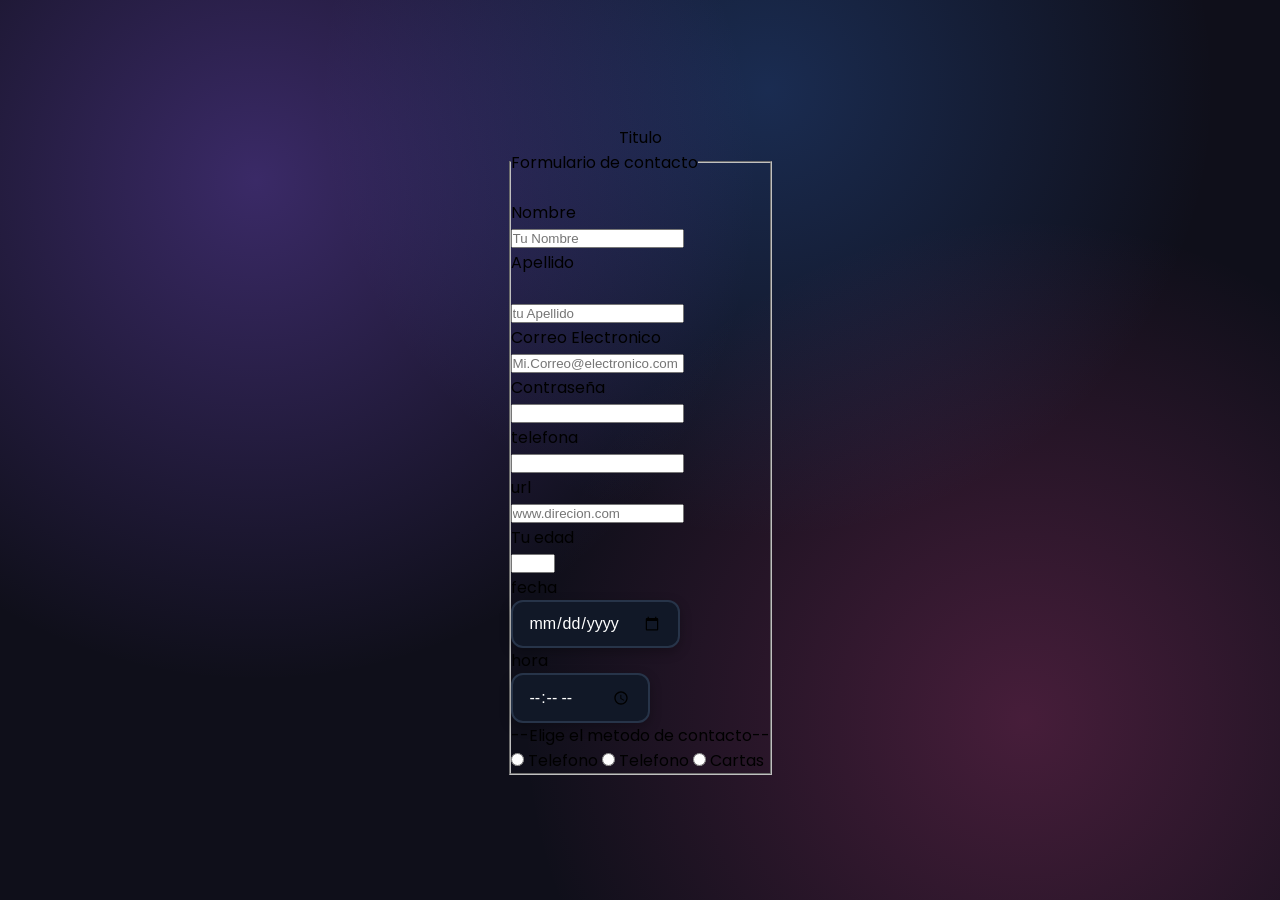
<file: index.html>
<!DOCTYPE html>
    <meta charset="UTF-8">
<html>
    <head>
        <title>Mi página web</title>
        <link rel="stylesheet" href="stile.css">

    </head>
    <body>
        <header>
            Titulo
        </header>
        <form action="Respuesta.html">
            <fieldset>
                <legend> Formulario de contacto</legend>

                        <br><label for="Nombre"> Nombre </label >
                        <br><input type="text" id="Nombre" placeholder="Tu Nombre" name="Nombre" required minlength="2" maxlength="50">
                        <br><label for="Apellido"> Apellido </label ></br>
                        <br><input type="text" id="Apellido" placeholder="tu Apellido" name="Apellido" minlength="2" maxlength="50">
                        <br><label for="email"> Correo Electronico </label >
                        <br><input type="email" id="email" placeholder="Mi.Correo@electronico.com" name="Correo" required minlength="2" maxlength="50">
                        <br><label for="contraseña">Contraseña</label>
                        <br><input type="password" id="contraseña" name="Contraseña" required minlength="2" maxlength="50">
                        <br><label for="telefono">telefona</label>
                        <br><input type="tel" id="telefono" name="telefono" pattern="[0-9+ ] {9,15}" >
                        <br><label for="URL">url</label>
                        <br><input type="url" id="url" name="url" placeholder="www.direcion.com" >
                        <br><label for="edad">Tu edad</label>
                        <br><input type="number" id="edad" name="edad" min="18" max="99" >
                        <br><label for="fecha">fecha</label>
                        <br><input type="date" id="fecha" name="fecha"  >
                        <br><label for="hora">hora</label>
                        <br><input type="time" id="hora" name="hora" min="0:01" max="23:59">

            </fieloset>
            <fieloset>

                     <legend>--Elige el metodo de contacto--</legend>
                     <input type="radio" id="contacto email" name="contacto" value="email">
                     <label for="contacto_email">Telefono</label>
                     <input type="radio" id="contacto telefono" name="contacto" value="telefono">
                     <label for="telefono">Telefono</label>
                     <input type="radio" id="contacto cartas" name="contacto" value="Cartas">
                     <label for="cartas">Cartas</label>
                     
            </fieloset>
            
        </form>
    </body>

</html>
</file>
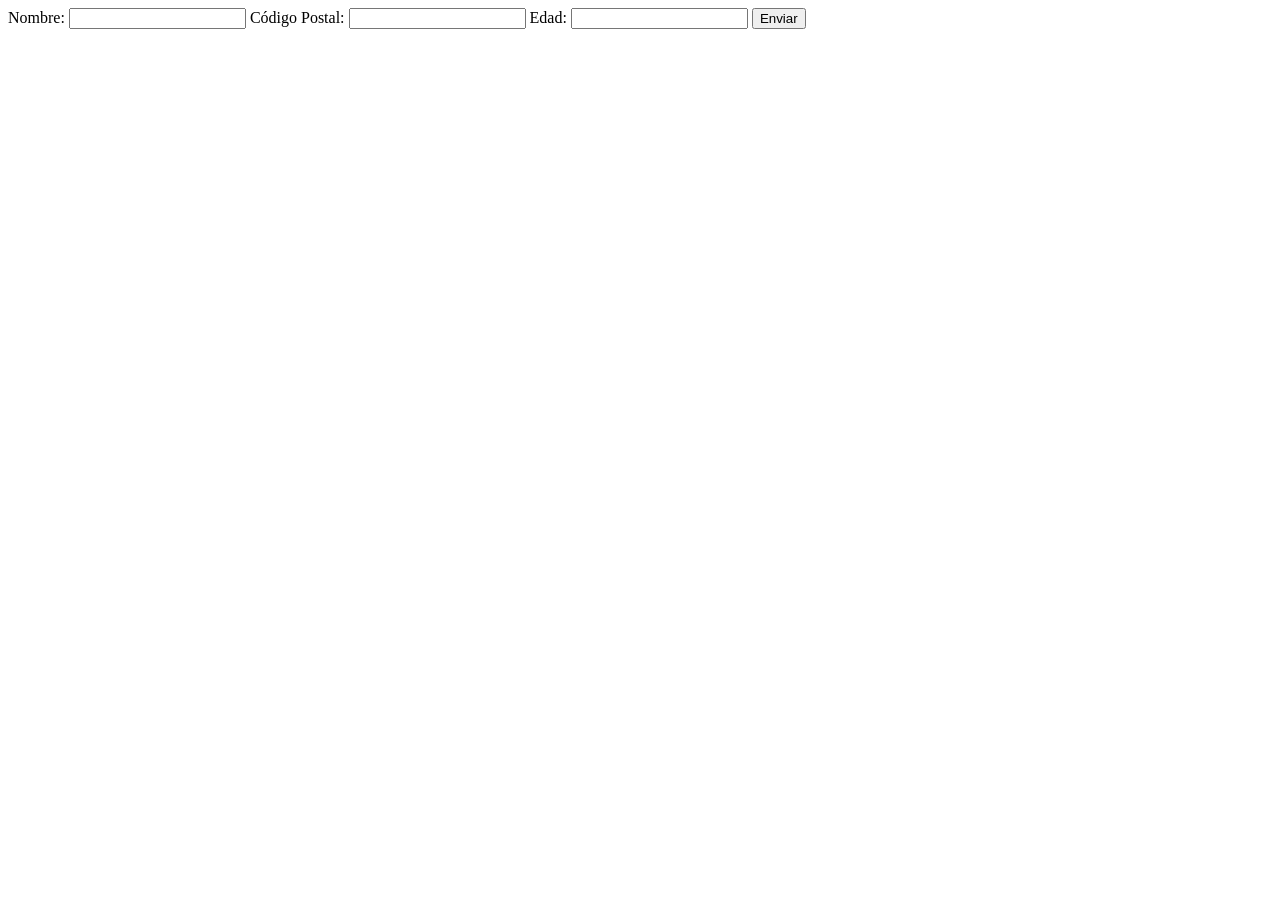
<file: entrega.html>
<!DOCTYPE html>
<html lang="es">
<head>
    <meta charset="UTF-8">
    <title>Florentino</title>
</head> 
<body>
    <form action="respuesta.html" method="post">
    <label for="nombre">Nombre:</label>
    <input type="text">
    <label for="cp">Código Postal:</label>
    <input type="text" pattern="^\d{5}$" maxlength="5" title="Introduce un código postal de 5 dígitos" />
    <label for="edad">Edad:</label>
    <input type="number">
    <input type="submit" value="Enviar">
    </form>
</body></html>
</file>
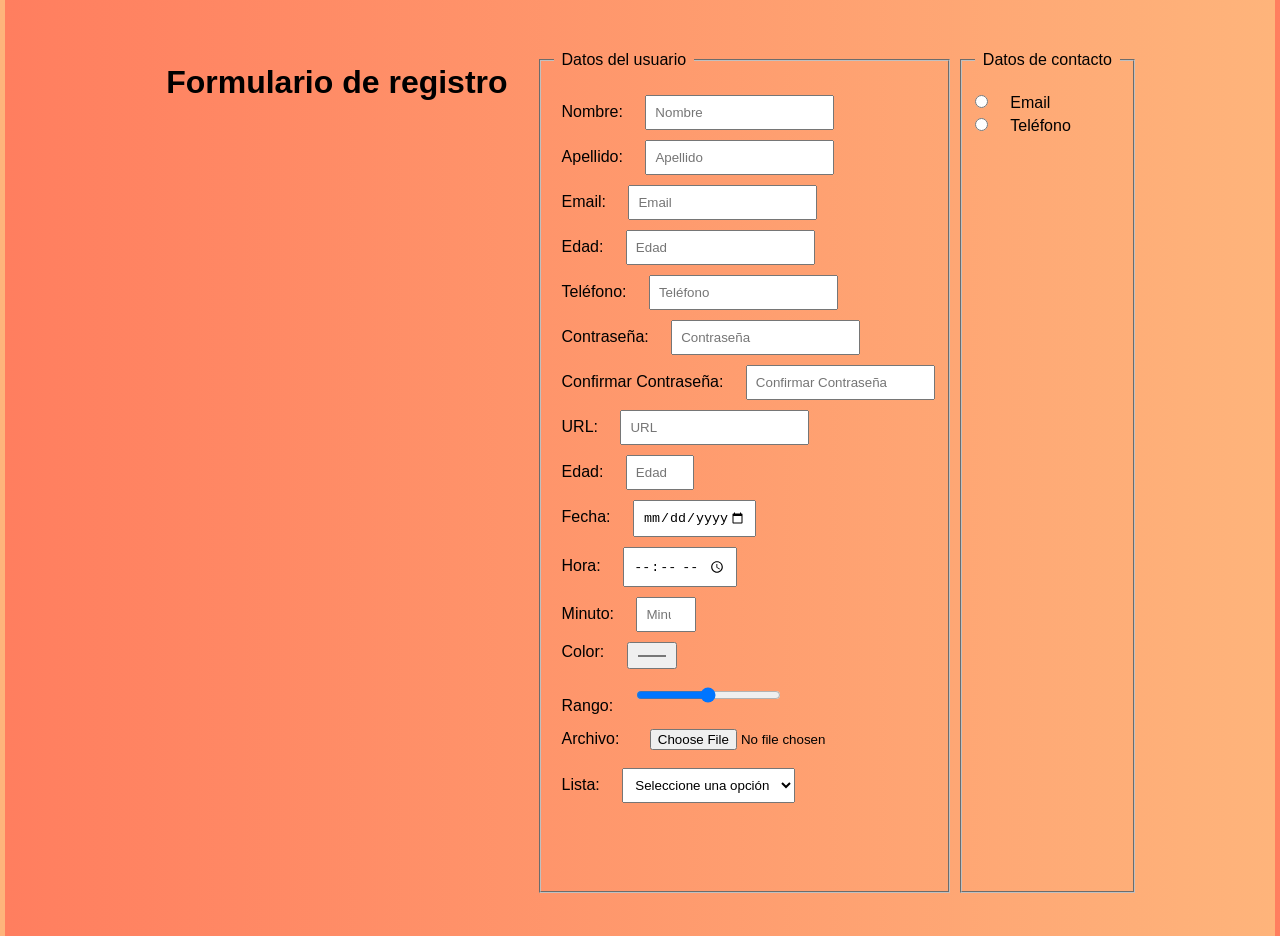
<file: formulario.html>
<!DOCTYPE html>
<html lang="es">
    <head>
        <meta charset="UTF-8">
        <meta name="viewport" content="width=device-width, initial-scale=1.0">
        <title>Formulario</title>
        <link rel="stylesheet" href="style.css">    
    </head>
    <body>
            <header>
                <h1>Formulario de registro</h1>
            </header>
            <fieldset>
                <legend>Datos del usuario</legend>
                <label for="Nombre">Nombre: </label>
                <input type="text" name="nombre" id="Nombre" placeholder="Nombre" required minlength="2" maxlength="100"><br>
                <label for="Apellido">Apellido: </label>
                <input type="text" name="apellido" id="Apellido" placeholder="Apellido" required minlength="2" maxlength="100"><br>
                <label for="Email">Email: </label>
                <input type="email" name="email" id="Email" placeholder="Email" required><br>
                <label for="Edad">Edad: </label>
                <input type="number" name="edad" id="Edad" placeholder="Edad" required min="0"><br>
                <label for="Telefono">Teléfono: </label>
                <input type="tel" name="telefono" id="Telefono" placeholder="Teléfono" required pattern="[0-9]{9}"><br>
                <label for="Password">Contraseña: </label>
                <input type="password" name="password" id="Password" placeholder="Contraseña" required minlength="6" maxlength="100"><br>
                <label for="ConfirmarPassword">Confirmar Contraseña: </label>
                <input type="password" name="confirmarPassword" id="ConfirmarPassword"  placeholder="Confirmar Contraseña" required minlength="6" maxlength="100"><br>
                <label for="URL">URL: </label>
                <input type="url" name="url" id="URL" placeholder="URL" required><br>
                <label for="Edad">Edad: </label>
                <input type="number" name="edad" id="Edad" placeholder="Edad" required min="0" max="120"><br>
                <label for="Fecha">Fecha: </label>
                <input type="date" name="fecha" id="Fecha" required min="1900-01-01" max="2026-10-06"><br>
                <label for="Hora">Hora: </label>
                <input type="time" name="hora" id="Hora" required><br> 
                <label for="Minute">Minuto: </label>
                <input type="number" name="minute" id="Minute" placeholder="Minuto" required min="0" max="59"><br>

                <label for="Color">Color: </label>
                <input type="color" name="color" id="Color" required><br>
                <label for="Rango">Rango: </label>
                <input type="range" name="rango" id="Rango" required min="0" max="100"><br>
                <label for="Archivo">Archivo: </label>
                <input type="file" name="archivo" id="Archivo" required><br>
                <label for="Lista">Lista: </label>
                <select name="lista" id="Lista" required>
                    <option value="">Seleccione una opción</option>
                    <option value="opcion1">Opción 1</option>
                    <option value="opcion2">Opción 2</option>
                    <option value="opcion3">Opción 3</option>
                </select><br>

            </fieldset>
            <fieldset>
                <legend>Datos de contacto</legend>
                <input type="radio" name="contacto" id="contacto_email" value="email" required>
                <label for="contacto_email">Email</label><br>
                <input type="radio" name="contacto" id="contacto_telefono" value="telefono" required>
                <label for="contacto_telefono">Teléfono</label>

            </fieldset>


    </body>
</html>
</file>
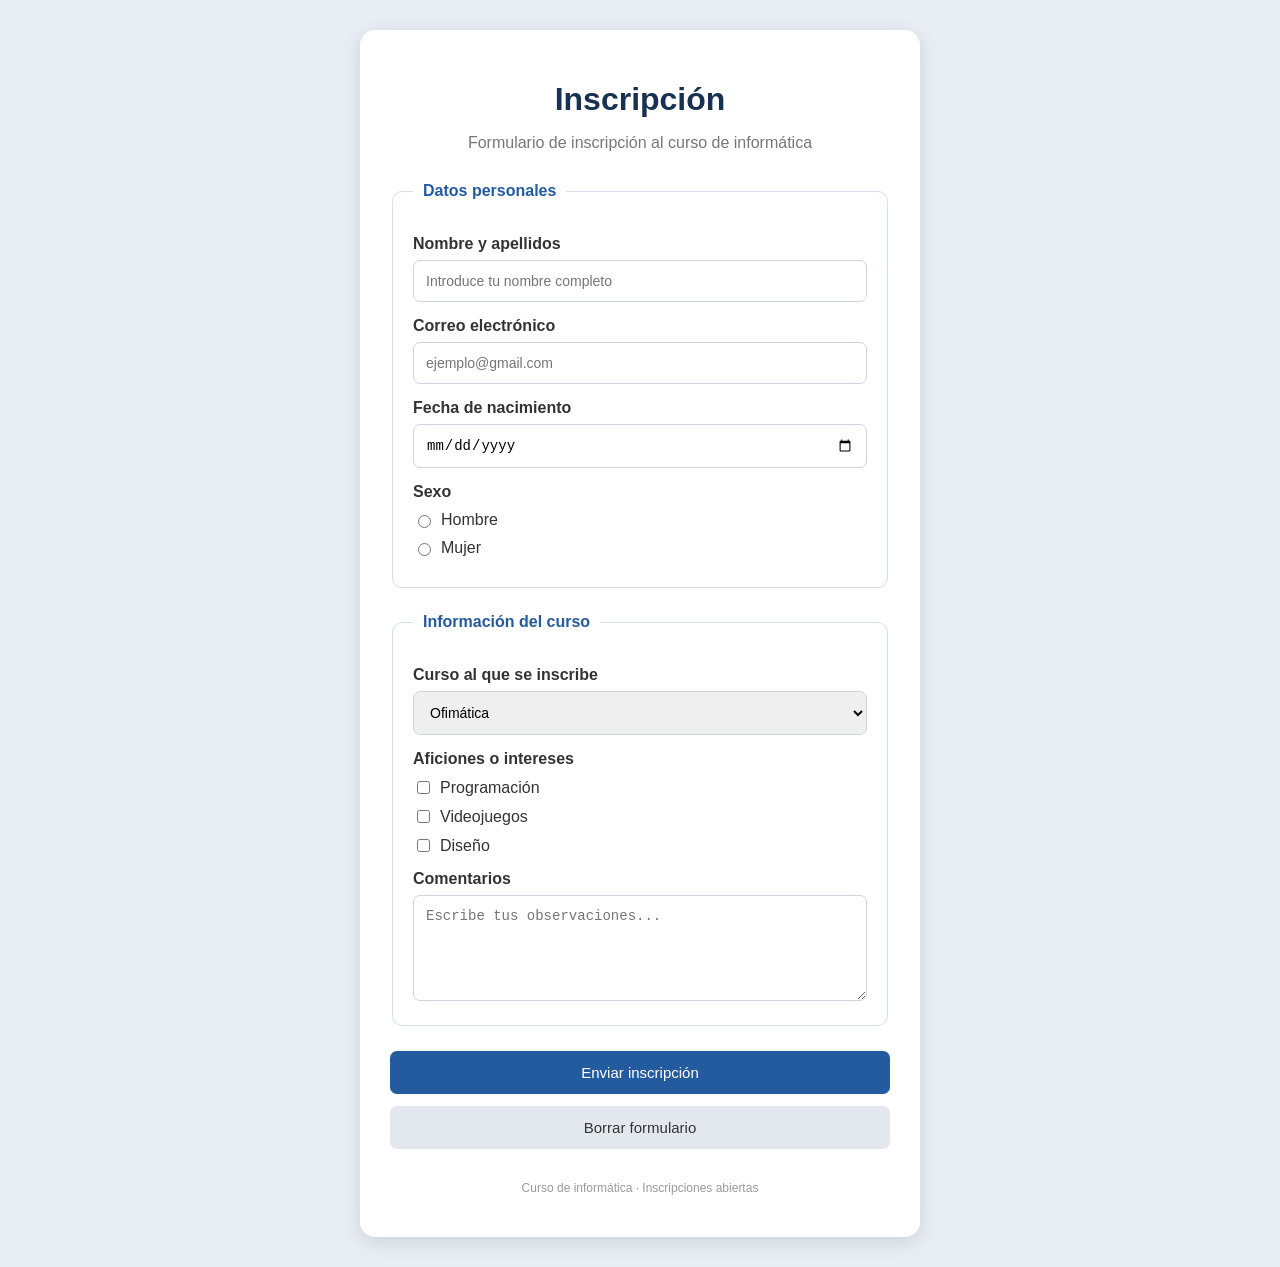
<file: inscripcion.html>
<!DOCTYPE html>
<html lang="es">
<head>
    <meta charset="UTF-8">
    <meta name="viewport" content="width=device-width, initial-scale=1.0">
    <title>Inscripción al curso</title>
    <link rel="stylesheet" href="estilos.css">
</head>
<body>

    <form action="#" method="post">

        <h1>Inscripción</h1>
        <p class="descripcion">Formulario de inscripción al curso de informática</p>

        <fieldset>
            <legend>Datos personales</legend>

            <label for="nombre">Nombre y apellidos</label>
            <input type="text" id="nombre" name="nombre"
                   placeholder="Introduce tu nombre completo" required>

            <label for="correo">Correo electrónico</label>
            <input type="email" id="correo" name="correo"
                   placeholder="ejemplo@gmail.com" required>

            <label for="fecha">Fecha de nacimiento</label>
            <input type="date" id="fecha" name="fecha">

            <label>Sexo</label>
            <div class="opciones">
                <div>
                    <input type="radio" id="hombre" name="sexo" value="Hombre">
                    <label for="hombre">Hombre</label>
                </div>

                <div>
                    <input type="radio" id="mujer" name="sexo" value="Mujer">
                    <label for="mujer">Mujer</label>
                </div>
            </div>

        </fieldset>

        <fieldset>
            <legend>Información del curso</legend>

            <label for="curso">Curso al que se inscribe</label>
            <select id="curso" name="curso">
                <option value="Ofimatica">Ofimática</option>
                <option value="Programacion">Programación básica</option>
                <option value="Diseno">Diseño web</option>
            </select>

            <label>Aficiones o intereses</label>
            <div class="opciones">
                <div>
                    <input type="checkbox" id="programacion" name="intereses" value="Programacion">
                    <label for="programacion">Programación</label>
                </div>

                <div>
                    <input type="checkbox" id="videojuegos" name="intereses" value="Videojuegos">
                    <label for="videojuegos">Videojuegos</label>
                </div>

                <div>
                    <input type="checkbox" id="diseno" name="intereses" value="Diseno">
                    <label for="diseno">Diseño</label>
                </div>
            </div>

            <label for="comentarios">Comentarios</label>
            <textarea id="comentarios" name="comentarios"
                      rows="5" placeholder="Escribe tus observaciones..."></textarea>

        </fieldset>

        <div class="botones">
            <input type="submit" value="Enviar inscripción">
            <input type="reset" value="Borrar formulario">
        </div>

        <p class="pie">Curso de informática · Inscripciones abiertas</p>

    </form>

</body>
</html>
</file>
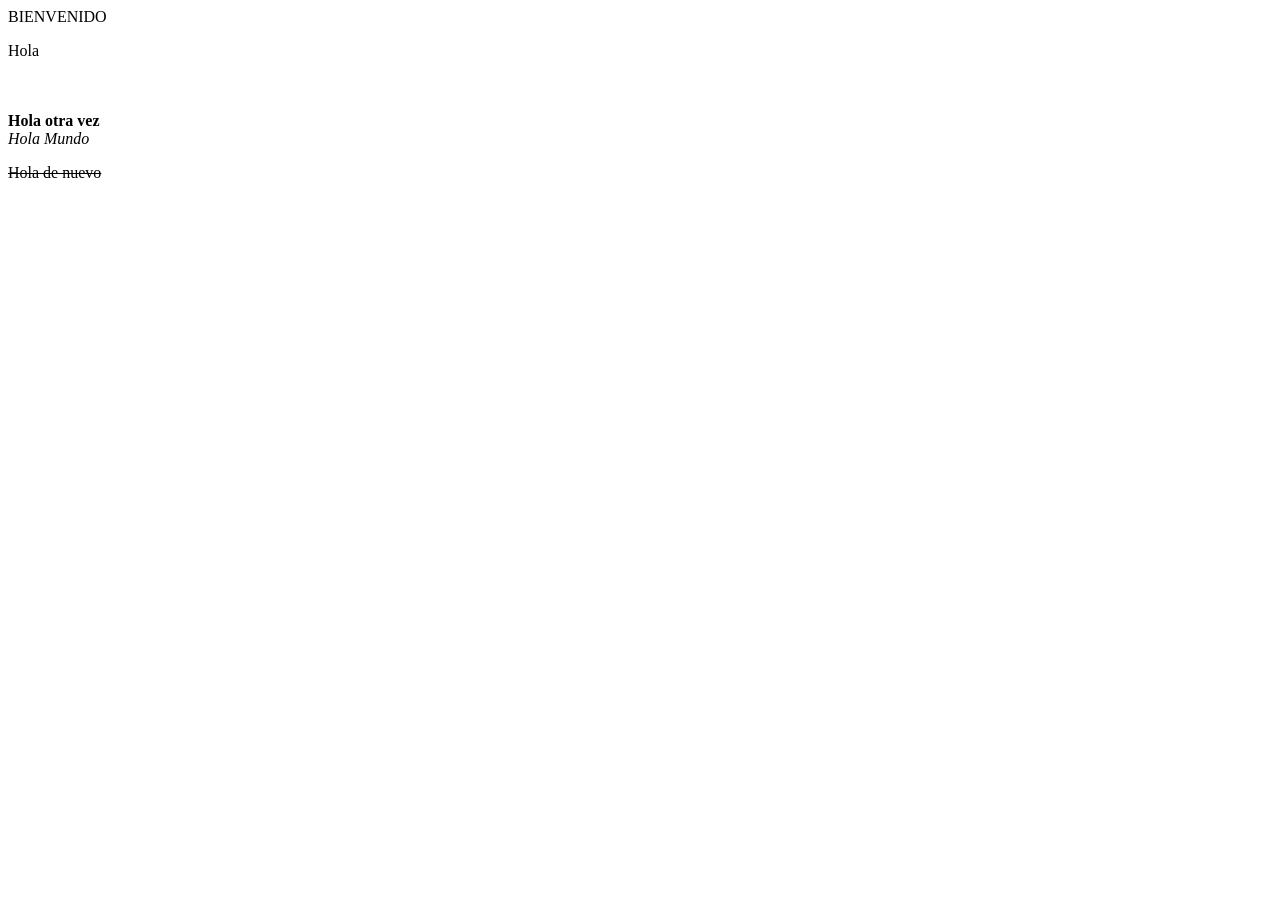
<file: tarea hoy.html>
<html>
    <head><tittle>BIENVENIDO</tittle> </head>
    <body>
        <p>Hola</p>
        <br>
        <br>
        <b>Hola otra vez</b><br>
        <i>Hola Mundo</i></br>
        <p><s>Hola de nuevo</s></p>
        
    </body>
</html>
</file>
<file: stile.css>
@import url('https://fonts.googleapis.com/css2?family=Poppins:wght@300;400;600;700&display=swap');

* {
    margin: 0;
    padding: 0;
    box-sizing: border-box;
}

body {
    
    font-family: 'Poppins', sans-serif;
    min-height: 100vh;
    display: flex;
    justify-content: center;
    align-items: center;
    padding: 50px 20px;
    flex-direction: column;
    background:
        radial-gradient(circle at 20% 20%, rgba(139, 92, 246, 0.35), transparent 40%),
        radial-gradient(circle at 80% 80%, rgba(236, 72, 153, 0.25), transparent 40%),
        radial-gradient(circle at 60% 10%, rgba(59, 130, 246, 0.25), transparent 40%),
        #0f0f1a;
    background-attachment: fixed;

}

input[type='date'],
input[type='time'] {
    background: #111827;
    color: #ffffff;
    border: 2px solid #273449;
    border-radius: 12px;
    padding: 12px 16px;
    font-size: 16px;
    font-family: 'Segoe UI', sans-serif;
    font-weight: 500;
    outline: none;
    cursor: pointer;
    transition: all 0.3s ease;
    box-shadow: 0 4px 12px rgba(0, 0, 0, 0.25);
    color-scheme: dark;
}

/* Efecto al pasar el ratón */
input[type='date']:hover,
input[type='time']:hover {
    border-color: #3b82f6;
    box-shadow: 0 0 12px rgba(59, 130, 246, 0.2);
}

/* Efecto al seleccionar el campo */
input[type='date']:focus,
input[type='time']:focus {
    border-color: #60a5fa;
    box-shadow: 0 0 0 4px rgba(59, 130, 246, 0.2),
                0 0 18px rgba(59, 130, 246, 0.15);
    transform: translateY(-2px);
}

/* Color del texto cuando está vacío o tiene valor */
input[type='date']::-webkit-calendar-picker-indicator,
input[type='time']::-webkit-calendar-picker-indicator {
    cursor: pointer;
    filter: invert(1);
    transition: transform 0.2s ease;
}

/* Animación del icono */
input[type='date']::-webkit-calendar-picker-indicator:hover,
input[type='time']::-webkit-calendar-picker-indicator:hover {
    transform: scale(1.2);
}
</file>
<file: style.css>
/* Mi hoja de etilo */
* {
    margin: 5px;
    padding: 8px;
    box-sizing: border-box;
}

body {
    font-family: Arial,Helvetica, sans-serif;
    background: linear-gradient(to right, #ff7e5f, #feb47b);
    min-height: 100vh;
    display: flex;
    justify-content: center;
    padding: 20px;
}
</file>
<file: estilos.css>
body {
    font-family: Arial, sans-serif;
    background-color: #e9eef5;
    margin: 0;
    padding: 30px 15px;
}

form {
    max-width: 500px;
    margin: auto;
    background-color: white;
    padding: 30px;
    border-radius: 15px;
    box-shadow: 0 5px 20px rgba(0, 0, 0, 0.12);
}

h1 {
    text-align: center;
    color: #183153;
    margin-bottom: 5px;
}

.descripcion {
    text-align: center;
    color: #777;
    margin-bottom: 30px;
}

fieldset {
    border: 1px solid #d5deea;
    border-radius: 10px;
    padding: 20px;
    margin-bottom: 25px;
}

legend {
    color: #245b9e;
    font-weight: bold;
    padding: 0 10px;
}

label {
    display: block;
    font-weight: bold;
    margin-top: 15px;
    margin-bottom: 7px;
    color: #333;
}

input[type="text"],
input[type="email"],
input[type="date"],
select,
textarea {
    width: 100%;
    padding: 12px;
    border: 1px solid #ccd5e0;
    border-radius: 7px;
    box-sizing: border-box;
    font-size: 14px;
}

textarea {
    resize: vertical;
}

.opciones {
    margin-top: 10px;
}

.opciones div {
    display: flex;
    align-items: center;
    margin-bottom: 10px;
}

.opciones input {
    margin-right: 10px;
}

.opciones label {
    display: inline;
    margin: 0;
    font-weight: normal;
}

.botones {
    margin-top: 25px;
}

input[type="submit"],
input[type="reset"] {
    width: 100%;
    padding: 13px;
    border: none;
    border-radius: 7px;
    font-size: 15px;
    cursor: pointer;
    margin-bottom: 12px;
}

input[type="submit"] {
    background-color: #245b9e;
    color: white;
}

input[type="submit"]:hover {
    background-color: #183153;
}

input[type="reset"] {
    background-color: #e3e8ef;
    color: #333;
}

input[type="reset"]:hover {
    background-color: #cbd3df;
}

.pie {
    text-align: center;
    color: #999;
    font-size: 12px;
    margin-top: 20px;
}
</file>
